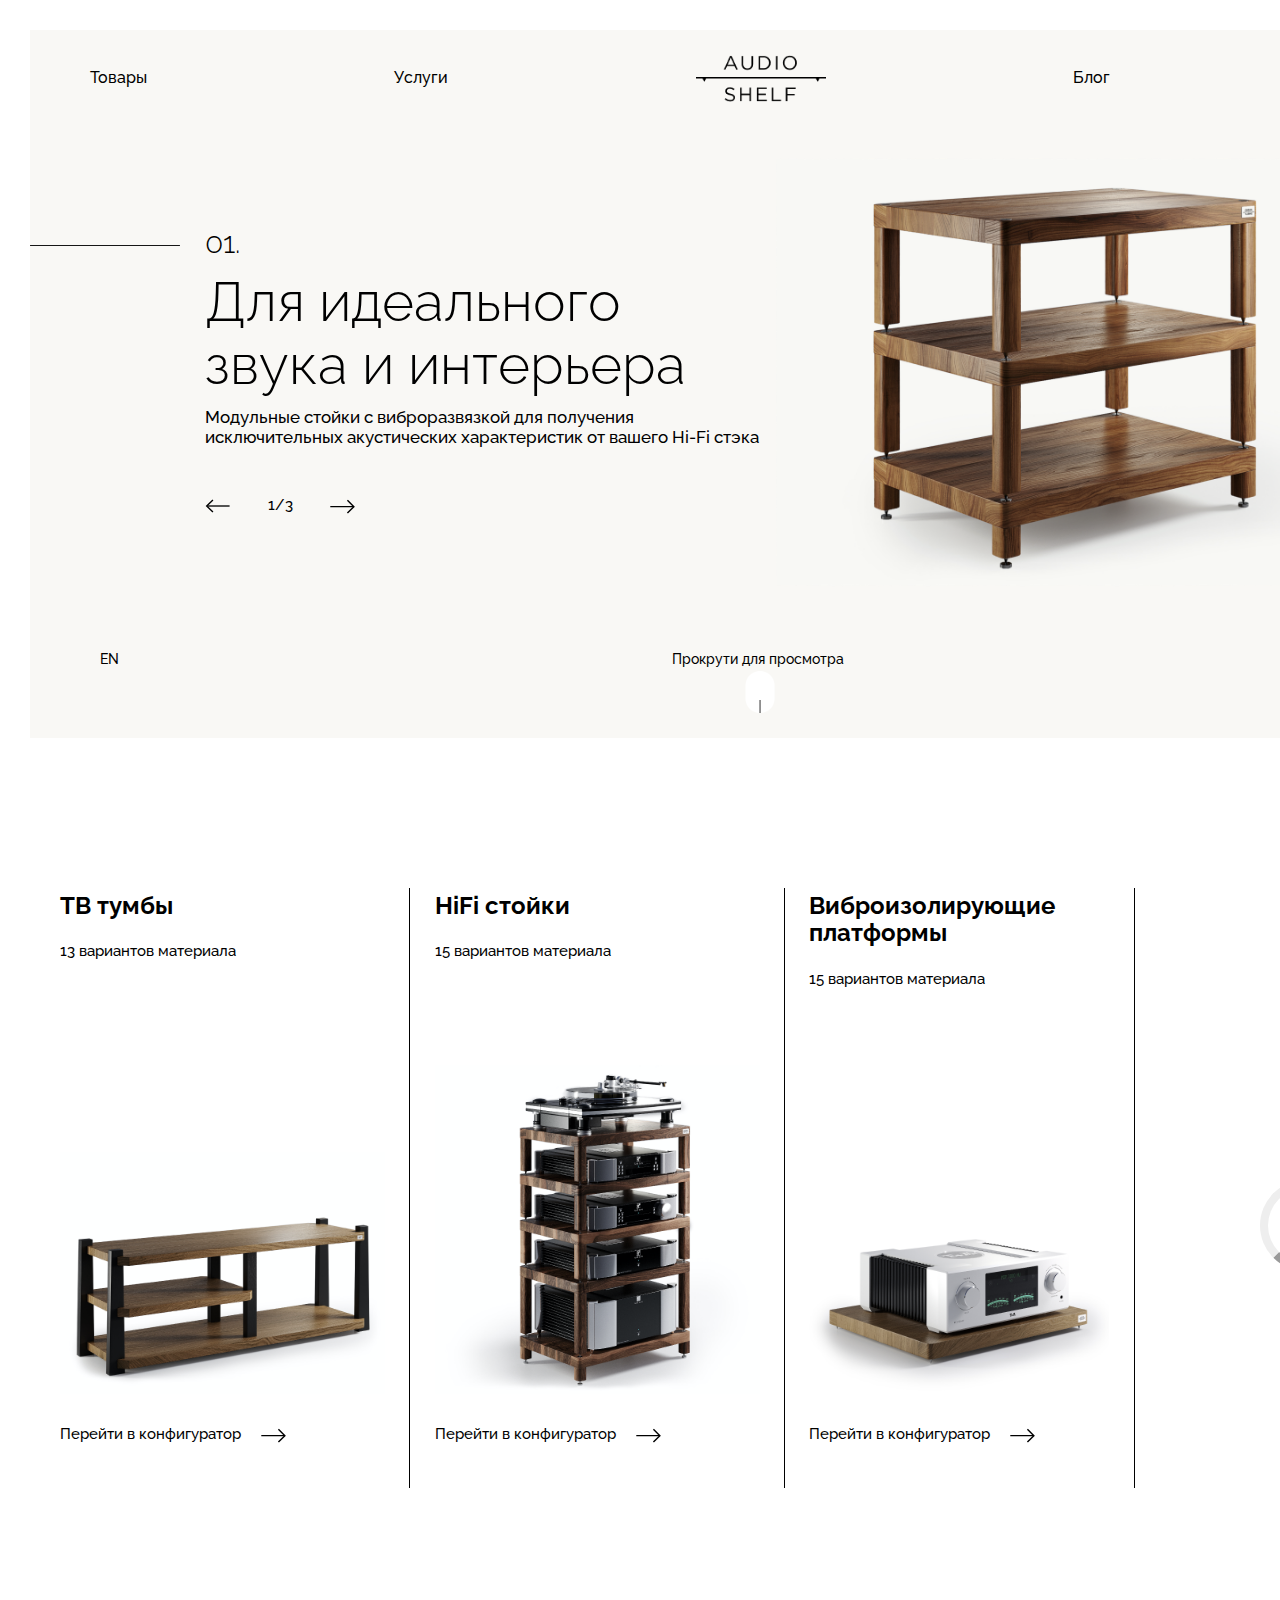
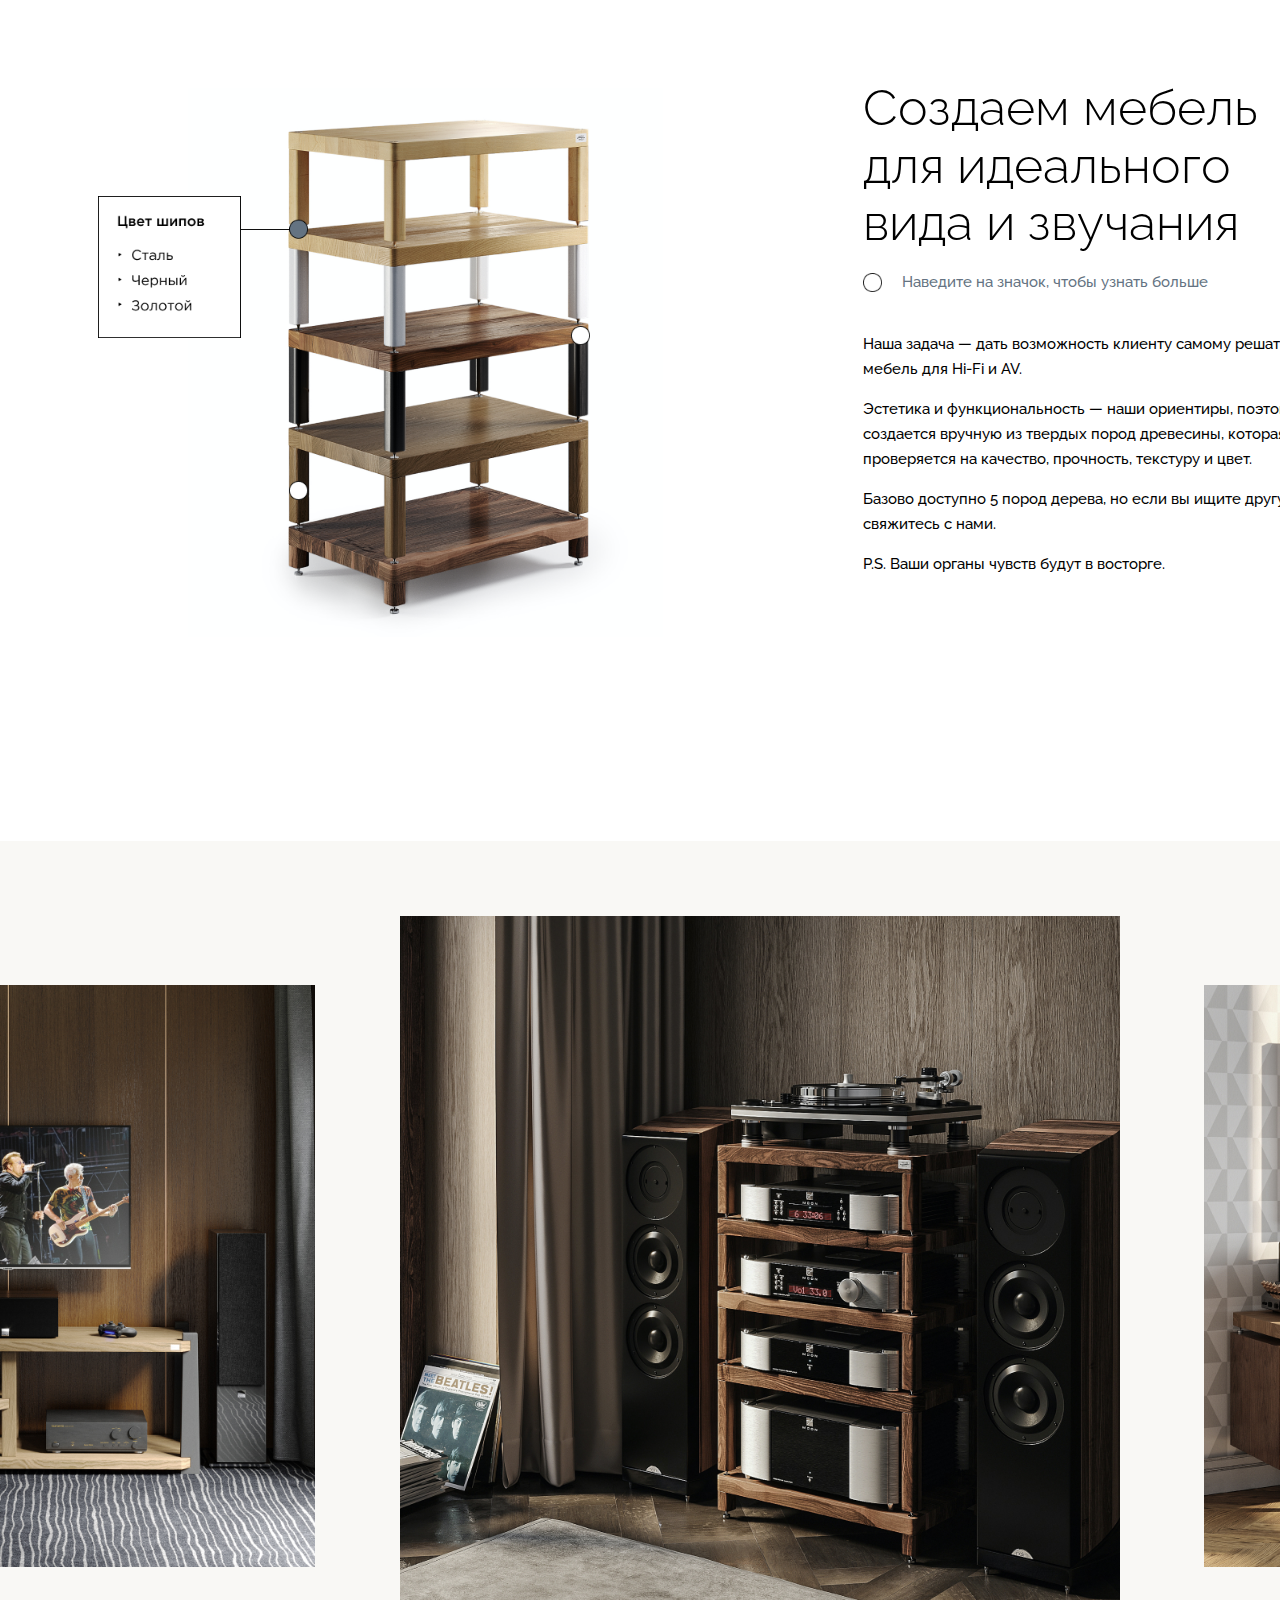
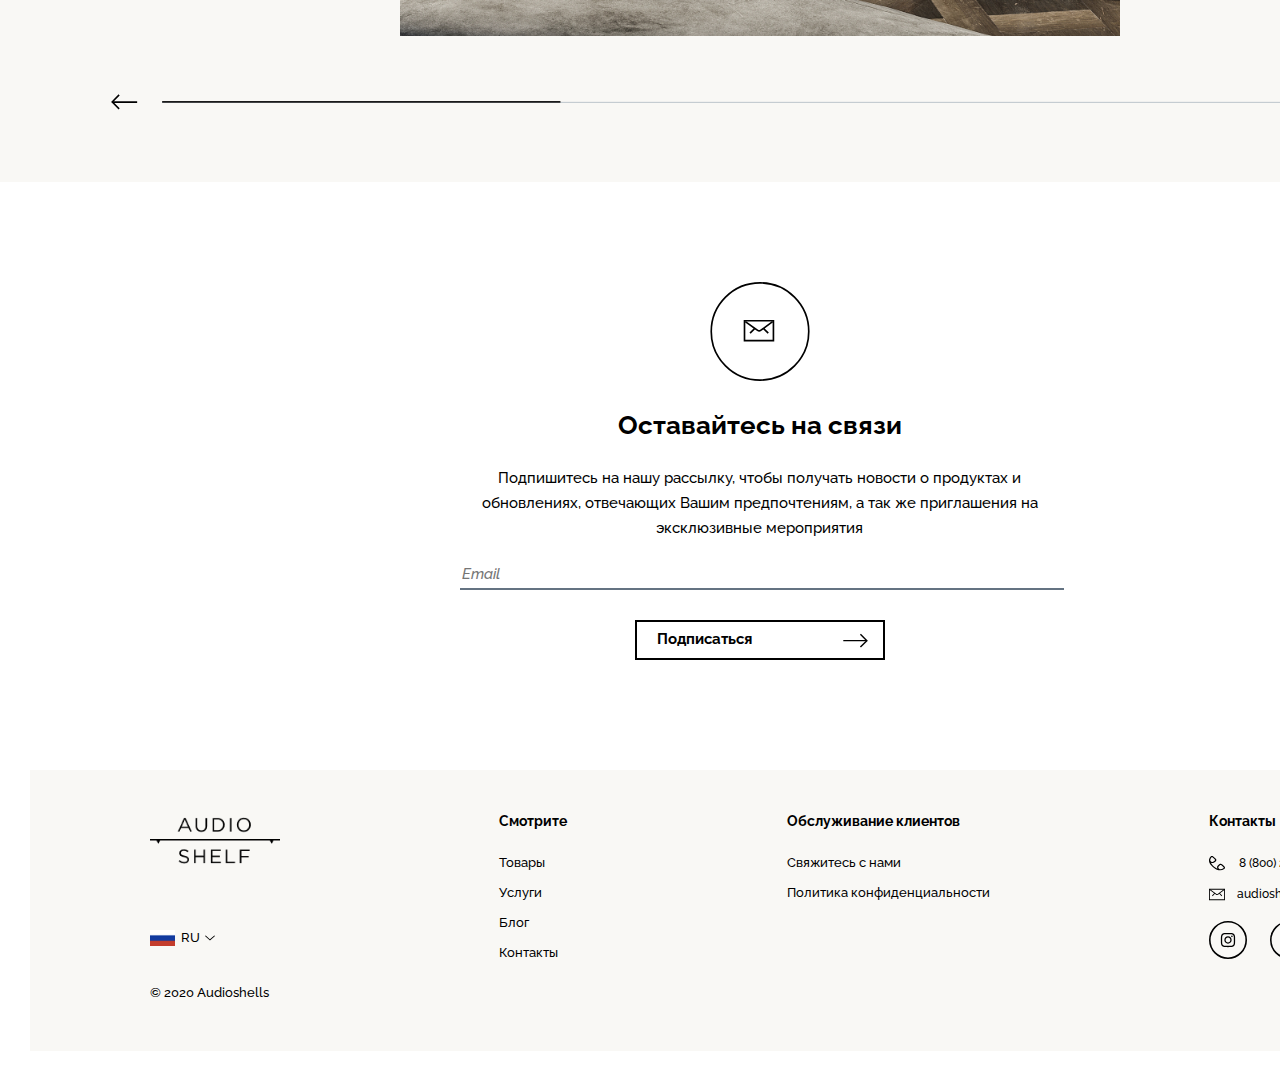
<file: index.html>
<!DOCTYPE html>
<html lang="ru">

<head>

    <meta charset="utf-8">
    <title>Audio Shelf</title>
    <link rel="stylesheet" type="text/css" href="CSS/normalize.css" />
    <link rel="stylesheet" type="text/css" href="CSS/style.css" />

</head>

<body>

    <header>
        <div class="headerC">

            <a href="demo.html">Товары</a>
            <a href="index.html">Услуги</a>
            <div class="logo"><img alt="Лого" src="images/Logo.png" width="130"></div>
            <a href="">Блог</a>
            <a href="form.html">Контакты</a>
        </div>
    </header>

    <main>
        <section>
            <div class="Main_Screen">

                <div class="Main_text_box">
                    <img alt="Линия" src="images/Line9.svg" width="150">
                    <div class="Main_text">
                        <div class="Page_number">01.</div>
                        <h1 class="Text1">Для идеального звука и интерьера</h1>
                        <div class="Text2">Модульные стойки с виброразвязкой для получения исключительных акустических
                            характеристик
                            от
                            вашего
                            Hi-Fi стэка</div>
                        <div class="Page_number1">
                            <img alt="Влево" src="images/Arrow_left.svg" width="25">
                            1/3
                            <img alt="Вправо" src="images/Arrow_right.svg" width="25">
                        </div>
                    </div>
                </div>

                <div class="Main_table">
                    <img alt="Стойка" src="images/TableMain.png" width="580">
                </div>
                <div class="Main_bottom">
                    <div>EN</div>
                    <div>Прокрути для просмотра</div>
                    <img alt="Звук" src="images/sound.svg" width="22">
                </div>
                <div class="Scroll">
                    <img alt="Прокрутка" src="images/Scroll.png" width="30">
                </div>

            </div>

        </section>

        <section>

            <div class="Columns">
                <div class="Column">
                    <div class="Column_text">
                        <h3 class="h3C">ТВ тумбы</h3>
                        <div class="textC">13 вариантов материала</div>
                    </div>
                    <div class="Column_bottom">
                        <img alt="Стойка1" src="images/Table1.png" width="325">
                        <div class="Column_bottom_text">
                            <a href="">
                                <div class="textC">Перейти в конфигуратор</div>
                            </a>
                            <div class="Column_bottom_arrow">
                                <img alt="Вправо" src="images/Arrow_right.svg" width="25">
                            </div>
                        </div>
                    </div>
                </div>

                <div class="Column">
                    <img alt="Линия" src="images/Line12.png" height="600">
                </div>
                <div class="Column">
                    <div class="Column_text">
                        <h3 class="h3C">HiFi стойки</h3>
                        <div class="textC">15 вариантов материала</div>
                    </div>
                    <div class="Column_bottom">
                        <img alt="Стойка2" src="images/Table2.png" width="325">
                        <div class="Column_bottom_text">
                            <a href="">
                                <div class="textC">Перейти в конфигуратор</div>
                            </a>
                            <div class="Column_bottom_arrow">
                                <img alt="Вправо" src="images/Arrow_right.svg" width="25">
                            </div>
                        </div>
                    </div>
                </div>
                <div class="Column">
                    <img alt="Линия" src="images/Line12.png" height="600">
                </div>

                <div class="Column">
                    <div class="Column_text">
                        <h3 class="h3C">Виброизолирующие платформы</h3>
                        <div class="textC">15 вариантов материала</div>
                    </div>
                    <div class="Column_bottom">
                        <img alt="Стойка3" src="images/Table3.png" width="300">
                        <div class="Column_bottom_text">
                            <a href="">
                                <div class="textC">Перейти в конфигуратор</div>
                            </a>
                            <div class="Column_bottom_arrow">
                                <img alt="Вправо" src="images/Arrow_right.svg" width="25">
                            </div>
                        </div>
                    </div>
                </div>



                <div class="Column">
                    <img alt="Линия" src="images/Line12.png" height="600">
                </div>
                <div class="loader"></div>
                <div class="fill">
                    <div class="Column">
                        <div class="Column_text">
                            <h3 class="h3C">Виброизолирующие платформы</h3>
                            <div class="textC">15 вариантов материала</div>
                        </div>
                        <div class="Column_bottom">
                            <img alt="Стойка3" src="images/Table3.png" width="300">
                            <div class="Column_bottom_text">
                                <a href="">
                                    <div class="textC">Перейти в конфигуратор</div>
                                </a>
                                <div class="Column_bottom_arrow">
                                    <img alt="Вправо" src="images/Arrow_right.svg" width="25">
                                </div>
                            </div>
                        </div>
                    </div>
                </div>
            </div>

        </section>

        <section>
            <div class="Description_section">
                <div class="Description_img">
                    <img alt="Стойка4" src="images/Table4.png" width="475">
                    <div class="Desc_img">
                        <img alt="Информация о стойке" src="images/info_panel.png" width="210">
                    </div>
                    <div class="Desc_circ1">
                        <img alt="Круг" src="images/Circle.png" width="19">
                    </div>
                    <div class="Desc_circ2">
                        <img alt="Круг" src="images/Circle.png" width="19">
                    </div>
                </div>

                <div class="Description_text">
                    <h2 class="h2D">Создаем мебель для идеального вида и звучания</h2>
                    <div class="Desc_line">
                        <img alt="Круг" src="images/Circle.png" width="19">

                        <div class="Desc_circ_text">Наведите на значок, чтобы узнать больше</div>
                    </div>
                    <div class="Desc_text">
                        <p>Наша задача — дать возможность клиенту самому решать какой будет его мебель для Hi-Fi и AV.
                        </p>
                        <p>Эстетика и функциональность — наши ориентиры, поэтому каждое изделие создается вручную из
                            твердых
                            пород
                            древесины, которая в свою очередь проверяется на качество, прочность, текстуру и цвет.</p>
                        <p>Базово доступно 5 пород дерева, но если вы ищите другую породу, просто свяжитесь с нами.
                        </p>
                        <p>P.S. Ваши органы чувств будут в восторге.</p>
                    </div>
                </div>
            </div>
        </section>


        <section>
            <div class="Gallery">
                <div class="Gallery_images">
                    <div class="Room">
                        <img alt="Комната1" src="images/Room1.jpg" width="315">
                    </div>
                    <div class="Room">
                        <img alt="Комната2" src="images/Room2.jpg" width="720">
                    </div>
                    <div class="Room">
                        <img alt="Комната3" src="images/Room3.jpg" width="315">
                    </div>
                </div>
                <div class="Gallery_bottom">
                    <img alt="Комната3" src="images/Slider.svg" width="1300">
                </div>
            </div>
        </section>

        <section>
            <div class="Subscription">
                <img alt="Иконка почты" src="images/Icon_mail.svg" width="100">
                <div class="h3S">
                    <h3>
                        Оставайтесь на связи
                    </h3>
                </div>
                <div class="Subs_text">
                    Подпишитесь на нашу рассылку, чтобы получать новости о продуктах и обновлениях, отвечающих Вашим
                    предпочтениям, а так же приглашения на эксклюзивные мероприятия
                </div>

                <form>
                    <input class="input_email" placeholder="Email">
                    <button class="Email_button">
                        Подписаться<img alt="Вправо" src="images/Arrow_right.svg" width="25">
                    </button>
                </form>
            </div>
        </section>
    </main>
    <footer>
        <div class="footerC">
            <div class="footer_column">
                <div class="footer_logo">
                    <img alt="Лого" src="images/Logo.png" width="130">
                </div>
                <div class="footer_column_line1">
                    <img alt="Флаг РФ" src="images/RU_Flag.png" width="25">
                    <div>RU</div>
                    <img alt="Вниз" src="images/Arrow_down.svg" width="10">
                </div>
                <div class="Copyright">© 2020 Audioshells </div>
            </div>
            <div class="footer_column">
                <div class="h4C">
                    <h4>Смотрите</h4>
                </div>
                <div class="footer_list">
                    <div><a href="">Товары</a></div>
                    <div><a href="">Услуги</a></div>
                    <div><a href="">Блог</a></div>
                    <div><a href="">Контакты</a></div>
                </div>
            </div>
            <div class="footer_column">
                <div class="h4C">
                    <h4>Обслуживание клиентов</h4>
                </div>
                <div class="footer_list">
                    <div><a href="">Свяжитесь с нами</a></div>
                    <div><a href="">Политика конфиденциальности</a></div>
                </div>
            </div>
            <div class="footer_column">
                <div class="h4C">
                    <h4>Контакты</h4>
                </div>
                <div class="footer_column_line2">
                    <img alt="Иконка телефона" src="images/Icon_phone.svg" width="16">
                    <a href="tel:88002004666">8 (800) 200-46-66</a>
                </div>
                <div class="footer_column_line3">
                    <img alt="Иконка почты маленькая" src="images/Icon_mail_small.svg" width="16">
                    <a href="mailto:audioshells@gmail.com">
                        audioshells@gmail.com
                    </a>
                </div>
                <div class="footer_column_line4">
                    <a href="https://instagram.com"><img alt="Иконка Инстаграм" src="images/Icon_inst.svg"
                            width="38"></a>
                    <a href="https://facebook.com"><img alt="Иконка Фейсбук" src="images/Icon_fb.svg" width="38"></a>
                    <a href="https://twitter.com"><img alt="Иконка Твиттер" src="images/Icon_tw.svg" width="38"></a>
                </div>
            </div>
        </div>
    </footer>
</body>

</html>
</file>
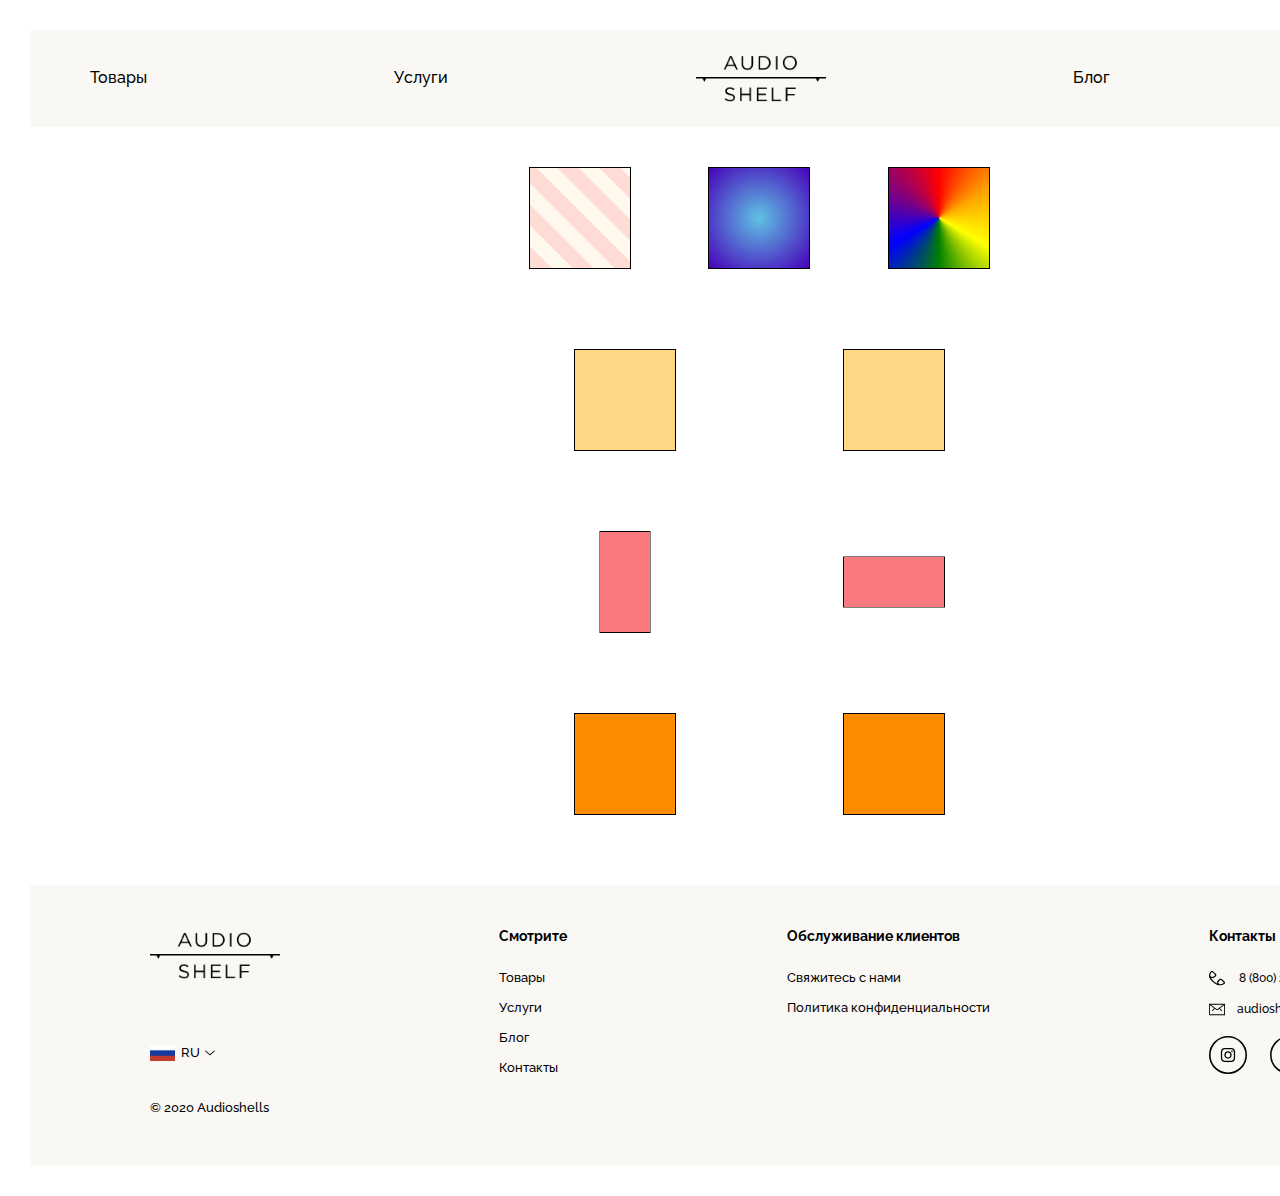
<file: demo.html>
<!DOCTYPE html>
<html lang="ru">

<head>

    <meta charset="utf-8">
    <title>Audio Shelf</title>
    <link rel="stylesheet" type="text/css" href="CSS/normalize.css" />
    <link rel="stylesheet" type="text/css" href="CSS/style.css" />

</head>

<body>
    <div class="bodyF">

        <header>
            <div class="headerF">

                <a href="demo.html">Товары</a>
                <a href="index.html">Услуги</a>
                <div class="logo"><img alt="Лого" src="images/Logo.png" width="130"></div>
                <a href="">Блог</a>
                <a href="form.html">Контакты</a>
            </div>
        </header>

        <main>
            <div class="mainF">
                <div class="demolines">
                    <div class="demoline">
                        <div class="sample linearD"></div>
                        <div class="sample radialD"></div>
                        <div class="sample conicD"></div>
                    </div>
                    <div class="demoline">
                        <div class="sample first2D"></div>
                        <div class="sample second2D"></div>
                    </div>
                    <div class="demoline">
                        <div class="sample first3D"></div>
                        <div class="sample second3D"></div>
                    </div>
                    <div class="demoline">
                        <div class="sample transition1"></div>
                        <div class="sample transition2"></div>
                    </div>
                </div>
            </div>
        </main>

        <footer>
            <div class="footerC">
                <div class="footer_column">
                    <div class="footer_logo">
                        <img alt="Лого" src="images/Logo.png" width="130">
                    </div>
                    <div class="footer_column_line1">
                        <img alt="Флаг РФ" src="images/RU_Flag.png" width="25">
                        <div>RU</div>
                        <img alt="Вниз" src="images/Arrow_down.svg" width="10">
                    </div>
                    <div class="Copyright">© 2020 Audioshells </div>
                </div>
                <div class="footer_column">
                    <div class="h4C">
                        <h4>Смотрите</h4>
                    </div>
                    <div class="footer_list">
                        <div><a href="">Товары</a></div>
                        <div><a href="">Услуги</a></div>
                        <div><a href="">Блог</a></div>
                        <div><a href="">Контакты</a></div>
                    </div>
                </div>
                <div class="footer_column">
                    <div class="h4C">
                        <h4>Обслуживание клиентов</h4>
                    </div>
                    <div class="footer_list">
                        <div><a href="">Свяжитесь с нами</a></div>
                        <div><a href="">Политика конфиденциальности</a></div>
                    </div>
                </div>
                <div class="footer_column">
                    <div class="h4C">
                        <h4>Контакты</h4>
                    </div>
                    <div class="footer_column_line2">
                        <img alt="Иконка телефона" src="images/Icon_phone.svg" width="16">
                        <a href="tel:88002004666">8 (800) 200-46-66</a>
                    </div>
                    <div class="footer_column_line3">
                        <img alt="Иконка почты маленькая" src="images/Icon_mail_small.svg" width="16">
                        <a href="mailto:audioshells@gmail.com">
                            audioshells@gmail.com
                        </a>
                    </div>
                    <div class="footer_column_line4">
                        <a href="https://instagram.com"><img alt="Иконка Инстаграм" src="images/Icon_inst.svg"
                                width="38"></a>
                        <a href="https://facebook.com"><img alt="Иконка Фейсбук" src="images/Icon_fb.svg"
                                width="38"></a>
                        <a href="https://twitter.com"><img alt="Иконка Твиттер" src="images/Icon_tw.svg" width="38"></a>
                    </div>
                </div>
            </div>
        </footer>
    </div>
</body>
</file>
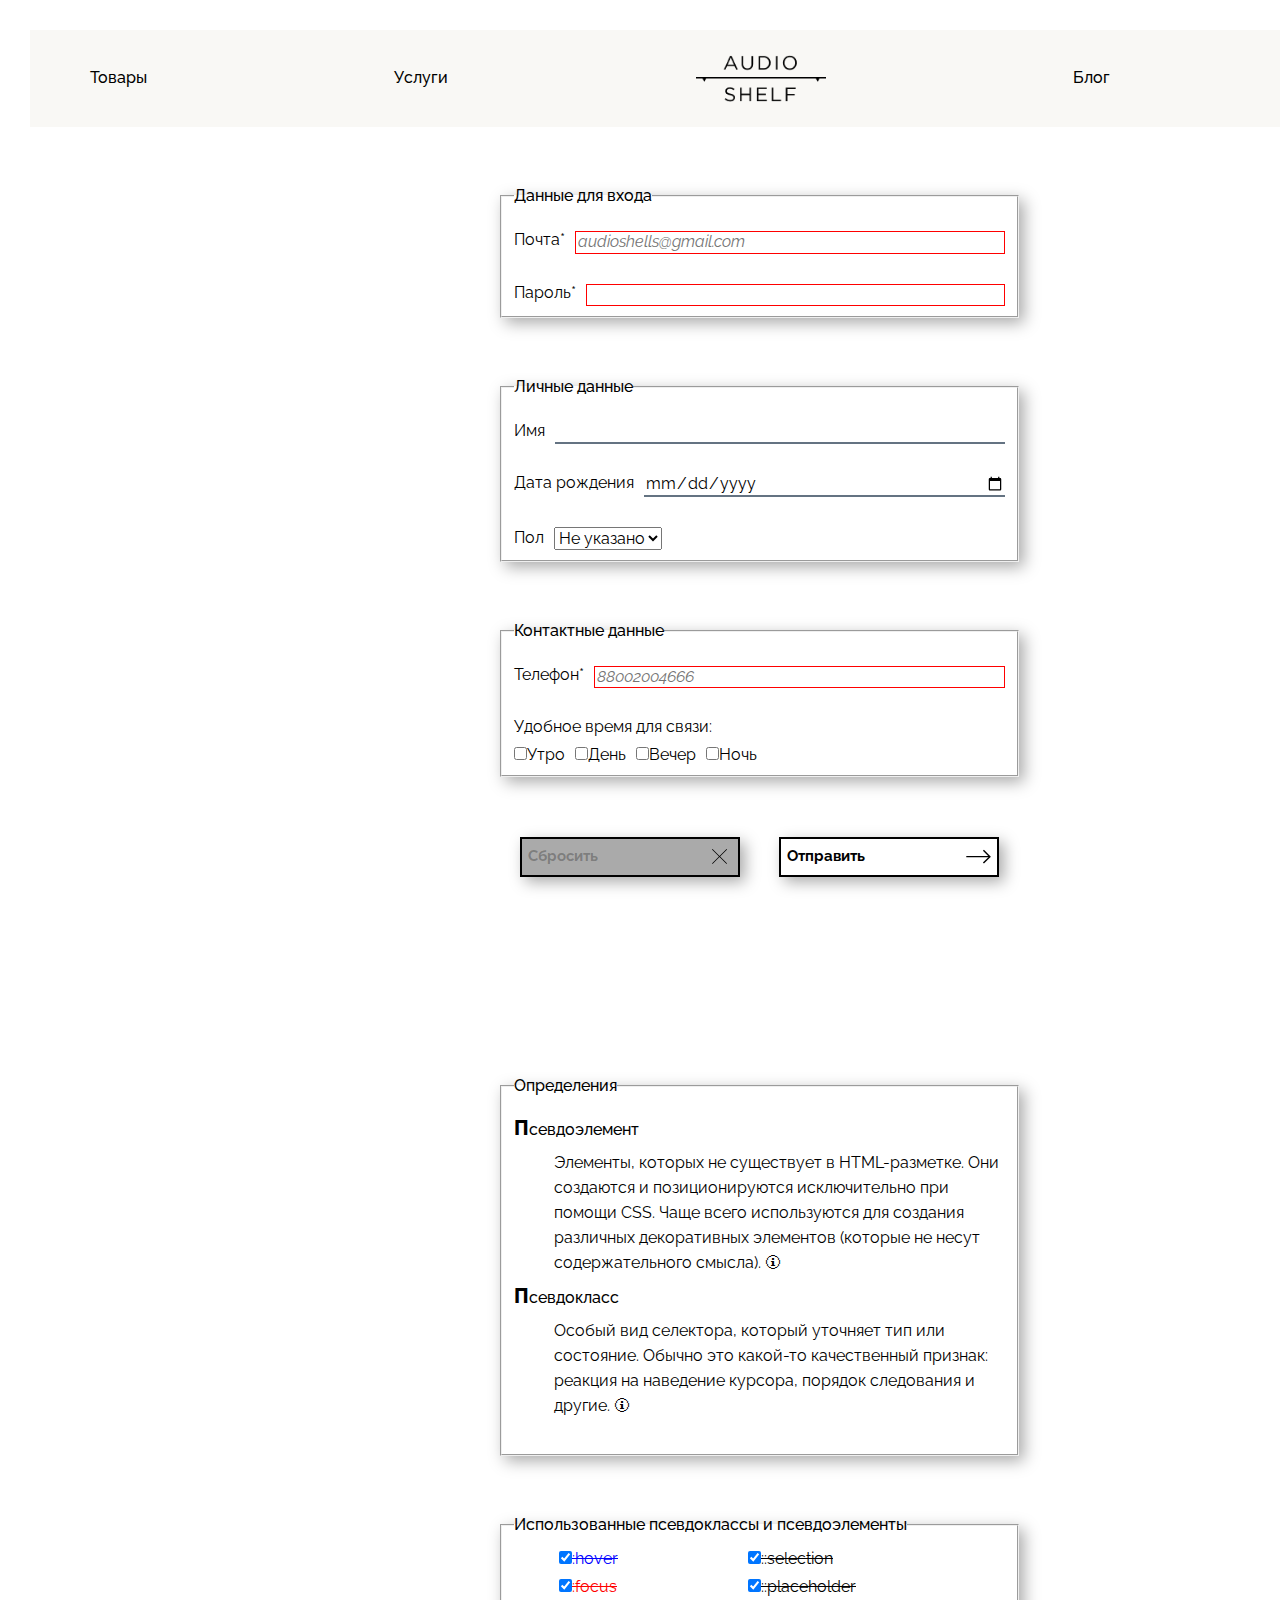
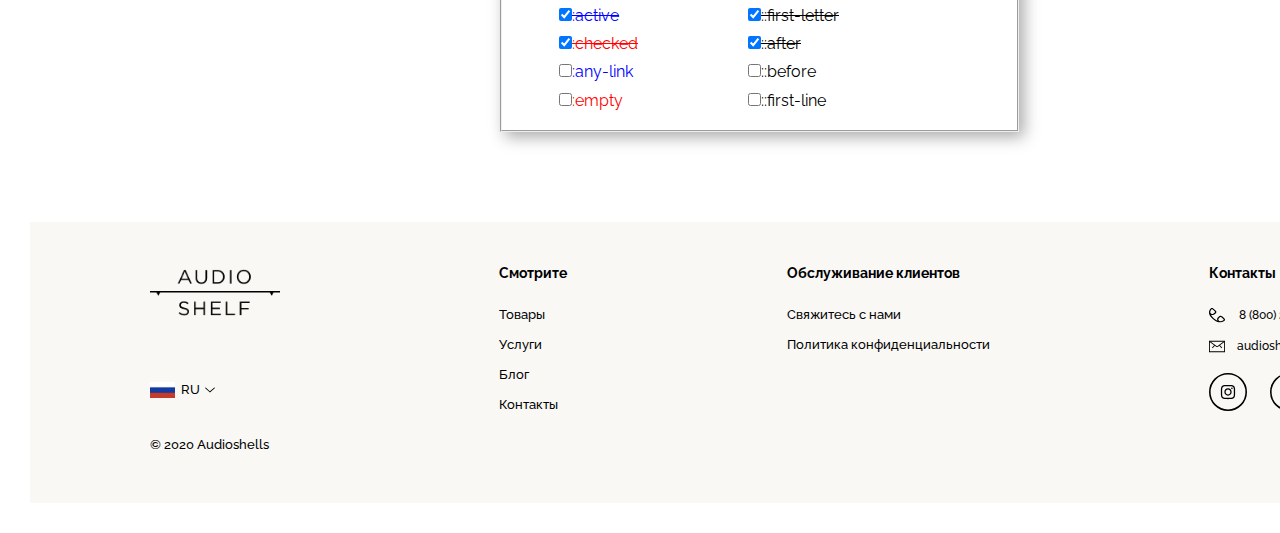
<file: form.html>
<!DOCTYPE html>
<html lang="ru">

<head>

    <meta charset="utf-8">
    <title>Audio Shelf</title>
    <link rel="stylesheet" type="text/css" href="CSS/normalize.css" />
    <link rel="stylesheet" type="text/css" href="CSS/style.css" />

</head>

<body>
    <div class="bodyF">

        <header>
            <div class="headerF">

                <a href="demo.html">Товары</a>
                <a href="index.html">Услуги</a>
                <div class="logo"><img alt="Лого" src="images/Logo.png" width="130"></div>
                <a href="">Блог</a>
                <a href="">Контакты</a>
            </div>
        </header>

        <main>
            <div class="mainF">
                <form name="Contact" method="post" data-netlify="true">
                    <fieldset class="fieldsetF">
                        <legend>Данные для входа</legend>

                        <label class="select_line3">Почта*<input type="email" name="Почта"
                                placeholder="audioshells@gmail.com" class="inputF" required></label>
                        <label for="password" class="select_line3">Пароль*<input type="password" name="Пароль"
                                id="password" class="inputF" required></label>
                    </fieldset>
                    <fieldset class="fieldsetF">
                        <legend>Личные данные</legend>
                        <label class="select_line3">Имя<input type="text" name="Имя" class="inputF"></label>
                        <label class="select_line3">Дата рождения <input type="date" name="Дата рождения"
                                class="inputF"></label>
                        <div class="select_line">Пол <select name="Пол">
                                <option value="Не указано" selected>Не указано</option>
                                <option value="Мужской">Мужской</option>
                                <option value="Женский">Женский</option>
                            </select>
                        </div>
                    </fieldset>
                    <fieldset class="fieldsetF">
                        <legend>Контактные данные</legend>
                        <label class="select_line3">Телефон*<input type="tel" name="Телефон" class="inputF"
                                placeholder="88002004666" required></label>
                        <div class="select_line1"> Удобное время для связи: </div>
                        <div class="select_line2">
                            <label><input type="checkbox" name="Время" value="Утро"><span
                                    class="timeF">Утро</span></label>
                            <label><input type="checkbox" name="Время" value="День"><span
                                    class="timeF">День</span></label>
                            <label><input type="checkbox" name="Время" value="Вечер"><span
                                    class="timeF">Вечер</span></label>
                            <label><input type="checkbox" name="Время" value="Ночь"><span
                                    class="timeF">Ночь</span></label>
                        </div>
                    </fieldset>

                    <div class="buttonsF">
                        <button type="reset" class="buttonF" disabled>Сбросить<img alt="Сбросить" src="images/Cross.svg"
                                width="25"></button>
                        <button type="submit" class="buttonF">Отправить<img alt="Вправо" src="images/Arrow_right.svg"
                                width="25"></button>
                    </div>
                </form>

                <form>
                    <fieldset class="fieldsetF1">
                        <legend>Определения</legend>
                        <dl>
                            <dt>Псевдоэлемент</dt>
                            <dd>
                                Элементы, которых не существует в HTML-разметке. Они создаются и
                                позиционируются исключительно при помощи CSS. Чаще всего используются для создания
                                различных декоративных элементов (которые не несут содержательного смысла).
                            </dd>
                            <dt>Псевдокласс</dt>
                            <dd>
                                Особый вид селектора, который уточняет тип или состояние. Обычно это какой-то
                                качественный признак: реакция на наведение курсора, порядок следования и другие.
                            </dd>
                        </dl>
                    </fieldset>
                    <fieldset class="fieldsetF2">
                        <legend>Использованные псевдоклассы и псевдоэлементы</legend>
                        <div class="checkelements">
                            <label><input type="checkbox" name="check" value=":hover" checked><span
                                    class="checkC1">:hover</span></label>
                            <label><input type="checkbox" name="check" value=":focus" checked><span
                                    class="checkC2">:focus</span></label>
                            <label><input type="checkbox" name="check" value=":active" checked><span
                                    class="checkC1">:active</span></label>
                            <label><input type="checkbox" name="check" value=":checked" checked><span
                                    class="checkC2">:checked</span></label>
                            <label><input type="checkbox" name="check" value=":any-link"><span
                                    class="checkC1">:any-link</span></label>
                            <label><input type="checkbox" name="check" value=":empty"><span
                                    class="checkC2">:empty</span></label>
                        </div>
                        <div class="checkclasses">
                            <label><input type="checkbox" name="check" value="::selection" checked><span
                                    class="checkC">::selection</span></label>
                            <label><input type="checkbox" name="check" value="::placeholder" checked><span
                                    class="checkC">::placeholder</span></label>
                            <label><input type="checkbox" name="check" value="::first-letter" checked><span
                                    class="checkC">::first-letter</span></label>
                            <label><input type="checkbox" name="check" value="::after" checked><span
                                    class="checkC">::after</span></label>
                            <label><input type="checkbox" name="check" value="::before"><span
                                    class="checkC">::before</span></label>
                            <label><input type="checkbox" name="check" value="::first-line"><span
                                    class="checkC">::first-line</span></label>
                        </div>

                    </fieldset>

                </form>
            </div>


        </main>

        <footer>
            <div class="footerC">
                <div class="footer_column">
                    <div class="footer_logo">
                        <img alt="Лого" src="images/Logo.png" width="130">
                    </div>
                    <div class="footer_column_line1">
                        <img alt="Флаг РФ" src="images/RU_Flag.png" width="25">
                        <div>RU</div>
                        <img alt="Вниз" src="images/Arrow_down.svg" width="10">
                    </div>
                    <div class="Copyright">© 2020 Audioshells </div>
                </div>
                <div class="footer_column">
                    <div class="h4C">
                        <h4>Смотрите</h4>
                    </div>
                    <div class="footer_list">
                        <div><a href="">Товары</a></div>
                        <div><a href="">Услуги</a></div>
                        <div><a href="">Блог</a></div>
                        <div><a href="">Контакты</a></div>
                    </div>
                </div>
                <div class="footer_column">
                    <div class="h4C">
                        <h4>Обслуживание клиентов</h4>
                    </div>
                    <div class="footer_list">
                        <div><a href="">Свяжитесь с нами</a></div>
                        <div><a href="">Политика конфиденциальности</a></div>
                    </div>
                </div>
                <div class="footer_column">
                    <div class="h4C">
                        <h4>Контакты</h4>
                    </div>
                    <div class="footer_column_line2">
                        <img alt="Иконка телефона" src="images/Icon_phone.svg" width="16">
                        <a href="tel:88002004666">8 (800) 200-46-66</a>
                    </div>
                    <div class="footer_column_line3">
                        <img alt="Иконка почты маленькая" src="images/Icon_mail_small.svg" width="16">
                        <a href="mailto:audioshells@gmail.com">
                            audioshells@gmail.com
                        </a>
                    </div>
                    <div class="footer_column_line4">
                        <a href="https://instagram.com"><img alt="Иконка Инстаграм" src="images/Icon_inst.svg"
                                width="38"></a>
                        <a href="https://facebook.com"><img alt="Иконка Фейсбук" src="images/Icon_fb.svg"
                                width="38"></a>
                        <a href="https://twitter.com"><img alt="Иконка Твиттер" src="images/Icon_tw.svg" width="38"></a>
                    </div>
                </div>
            </div>
        </footer>
    </div>
</body>
</file>
<file: CSS/style.css>
@import url('https://fonts.googleapis.com/css2?family=Raleway:wght@300;400;500;700&display=swap');
/* font-family: 'Raleway', sans-serif; */

:root
{ 
    --bg-color: #F9F8F5;
}

::selection
{
    background: #f0f331;
}

a:hover 
{
    border-color: black;
}

a{
    border-bottom: 1px solid transparent;
    transition: 1s;
}

button:hover
{
    border: 3px solid #000000;
    
}

::placeholder
{
    font-style: italic;
}

a:focus 
{
    background-color: #b5edfc;
}

a:active
{
    text-shadow: 0 0 1px black;
}

button:active
{
    text-shadow: 0 0 1px black;
}

input:required 
{
    border: 1px solid red;
}

button:disabled
{
    background-color: #AAAAAA;
}

button:hover:disabled
{
    border: 2px solid #000000;
}


body
{
    background-color: white;
    font-family: 'Raleway', sans-serif;
    width: 1519px;
}

a
{
    text-decoration: none;
    color: #000000;
}

button
{
    border: 2px solid #000000;
    background: transparent;
    transition: 600ms;
}


.Main_Screen
{


    margin-bottom: 30px;
    margin-left: 30px;
    margin-right: 30px;
    background-color: var(--bg-color);


}

.headerC
{
    margin-top: 30px;
    margin-left: 30px;
    margin-right: 30px;
    padding-left: 60px;
    padding-right: 60px;
    padding-top: 25px;
    display: flex;
    justify-content: space-between;
    align-items: center;
    font-weight: 500;
    font-size: 16px;
    background-color: #F9F8F5;

}

.logo   
{

    display: flex;
  
}

.Main_text_box
{

width: 500px;
height: 200px;
padding-top: 130px;

}

.Main_table
{



margin-left: 745px;
margin-top: -275px;

}

.Main_text
{

width: 560px;
height: 200px;
padding-left: 175px;
margin-top: -25px;

}

.Page_number
{
    font-weight: 300;
    font-size: 30px;
}

.Text1
{
    font-weight: 300;
    font-size: 55px;
    margin-top: 10px;
}

.Text2
{
    font-weight: 500;
    font-size: 17px;
    margin-top: -25px;
}

.Page_number1
{
    width: 150px;
    font-weight: 500;
    font-size: 0.938em;
    padding-top: 50px;
    display: flex;
    justify-content: space-between;
    align-items: center;
}

.Main_bottom
{
    margin-top: 55px;
    margin-left: 70px;
    margin-right: 70px;
    font-weight: 500;
    font-size: 14px;
    display: flex;
    justify-content: space-between;
    align-items: center;
}

.Scroll
{
    padding-left: 50%;
    margin-left: -0.938em;
    padding-bottom: 20px;
}

.Lines
{
    display: flex;
    justify-content: space-around;
}

.Columns
{
    margin-top: 150px;
    margin-left: 60px;
    margin-right: 60px;
    display: flex;
    justify-content: space-between;
    
}

.h3C
{
    font-size: 24px;
    width: 150px;
}

.textC
{
    font-weight: 500;
    font-size: 0.938em;
}

.Column
{
    height: 600px;
    display: flex;
  flex-direction: column;
}

.fill
{
    opacity: 0;
    animation: dissappear 1s 5s linear 1;
    animation-fill-mode:forwards;
    
}

.loader
{
    margin-top: 292px;
    margin-left: 1200px;
    width: 75px;
    height: 75px;
    border: 8px outset ;
    position: absolute;
    animation: rotation 5s ease-in-out infinite;
    border-radius: 50%;
}



@keyframes rotation {
    from {
    transform: rotate(0);
  }
  to {
    transform: rotate(4320deg);
  }
}



@keyframes dissappear
{
    to 
    {
      opacity: 1;
    }
}

.Column_text
{
    flex: 1;
    margin-top: -20px;
}

.Column_bottom_text
{
    display: flex;
    justify-content: left;
    align-items: center;
    padding-top: 25px;
    padding-bottom: 40px;
}

.Column_bottom_arrow
{
    margin-left: 20px;
    margin-top: 5px;
}

.Description_section
{
    margin-top: 200px;
    margin-left: 80px;
    margin-right: 80px;
    display: flex;
    justify-content: space-between;
}

.Description_img
{
    margin-left: 108px;
}

.Desc_img
{
   margin-top: -445px;
   margin-left: -90px;
   position: absolute;
}

.Desc_circ1
{
    margin-top: -315px;
    margin-left: 383px;
    position: absolute;
}

.Desc_circ2
{
    margin-top: -160px;
    margin-left: 101px;
    position: absolute;
}

.Description_text
{
    padding-left: 200px;
    
    margin-top: -50px;
}

.h2D
{
    width: 400px;
    font-weight: 300;
    font-size: 50px;
}

.Desc_line
{
    display: flex;
    justify-content: left;
    align-items: center;
    margin-top: -20px;
    margin-bottom: 40px;
    font-weight: 500;
    font-size: 0.938em;
    color: #647382;
}

.Desc_circ_text
{
    margin-left: 20px;
}

.Desc_text
{
    font-weight: 500;
    font-size: 0.938em;
    line-height: 25px;
    width: 600px;
    box-sizing: border-box;
}

.Gallery
{
    margin-top: 200px;
    background-color: #F9F8F5;
}

.Gallery_images
{
    padding-top: 75px;
    display: flex;
    justify-content: space-between;
    align-items: center;
}

.Room
{
    display: flex;
    background-color: white;
}

.Gallery_bottom
{
    margin-top: 50px;
    padding-left: 50%;
    margin-left: -650px;
    padding-bottom: 60px;
}

.Subscription
{
    padding-left: 50%;
    margin-left: -250px;
    width: 500px;
    margin-top: 100px;
    text-align: center;
    padding-bottom: 80px;
}

.h3S
{
    font-size: 22px;
}

.Subs_text
{
    font-weight: 500;
    font-size: 0.938em;
    line-height: 25px;
    width: 600px;
    margin-left: -50px;
    box-sizing: border-box;
}

input
{
    border-top: 0px;
    border-left: 0px;
    border-right: 0px;
    border-color: #647382;

}

.input_email
{
    margin-top: 20px;
    font-weight: 500;
    font-size: 0.938em;
    line-height: 25px;
    margin-left: -50px;
    width: 600px;  
}



.Email_button
{
    margin-top: 30px;
    border: 2px solid #000000;
    width: 250px;
    height: 40px;
    padding-left: 20px;
    padding-right: 0.938em;
    margin-left: 125px;
    display: flex;
    justify-content: space-between;
    align-items: center;
    font-size: 0.938em;
    font-weight: 700;
}


.footerC
{
    margin: 30px;
    padding-left: 120px;
    padding-right: 120px;
    padding-top: 25px;
    padding-bottom: 50px;
    background-color: #F9F8F5;
    display: flex;
    justify-content: space-between;
    font-weight: 500;
    font-size: 13px;
}

.footer_column
{
    display: flex;
    flex-direction: column;
}

.footer_logo
{
    padding-top: 22px;
}

.footer_column_line1
{
    width: 65px;
    padding-top: 22px;
    display: flex;
    justify-content: space-between;
    align-items: center;
    font-weight: 500;
    font-size: 13px;
    flex: 1;

}

.Copyright
{
    display: flex;
}

.h4C
{
    font-size: 1.063em;
}

.footer_column_line2
{
    width: 128px;
    display: flex;
    justify-content: space-between;
    align-items: center;
    font-weight: 500;
    font-size: 0.938em;
    line-height: 30px;

}

.footer_column_line3
{
    width: 160px;
    display: flex;
    justify-content: space-between;
    align-items: center;
    font-weight: 500;
    font-size: 0.938em;
    line-height: 30px;
}

.footer_column_line4
{
    width: 160px;
    display: flex;
    justify-content: space-between;
    align-items: center;
    line-height: 90px;

}

.footer_list
{
    line-height: 30px;
}

.bodyF
{
    display: flex;
    flex-direction: column;
}

.headerF
{
    margin-top: 30px;
    margin-left: 30px;
    margin-right: 30px;
    padding-left: 60px;
    padding-right: 60px;
    padding-top: 25px;
    padding-bottom: 25px;
    display: flex;
    justify-content: space-between;
    align-items: center;
    font-weight: 500;
    font-size: 16px;
    background-color: #F9F8F5;
}

.mainF
{
    flex: 1;
}

.fieldsetF
{
    margin-top: 60px;
    margin-bottom: 60px;
    margin-left: 500px;
    margin-right: 500px;
    display: flex;
    flex-direction: column;
    gap: 10px;
    box-shadow: 5px 5px 15px #AAAAAA;
}

.fieldsetF1
{
    margin-top: 200px;
    margin-bottom: 60px;
    margin-left: 500px;
    margin-right: 500px;
    display: flex;
    flex-direction: column;
    gap: 10px;
    box-shadow: 5px 5px 15px #AAAAAA;
}

.fieldsetF2
{
    margin-top: 60px;
    margin-bottom: 60px;
    margin-left: 500px;
    margin-right: 500px;
    display: flex;
    flex-direction: row;
    justify-content: left;
    gap: 10px;
    box-shadow: 5px 5px 15px #AAAAAA;
}

.inputF
{
    flex: 1;
    
}

.select_line
{
    margin-top: 20px;
    display: flex;
    justify-content: left;
    align-items: center;
    gap: 10px;
}


.select_line1
{
    margin-top: 20px;
}

.select_line2
{

    display: flex;
    justify-content: left;
    align-items: center;
    gap: 10px;
}

.select_line3
{
    margin-top: 20px;
    gap: 10px;
    display: flex;
    flex-direction: row;
    
}

.buttonsF
{
    display: flex;
    justify-content: space-around;
    align-items: center;
    margin-left: 500px;
    margin-right: 500px;
}

.buttonF
{
    width: 220px;
    height: 40px;
    display: flex;
    justify-content: space-between;
    align-items: center;
    font-size: 0.938em;
    font-weight: 700;
    box-shadow: 5px 5px 15px #AAAAAA;
}

input[type="checkbox"]:checked ~ .timeF
{
    text-shadow: 0 0 2px black;
}

legend
{
    font-weight: 500;
    font-size: 16px;
}

dt
{
    font-weight: 500;
    font-size: 16px;
}

dt::first-letter
{
    font-size: 20px;
    font-weight: 800;
}

dd
{
    margin-top: 10px;
    margin-bottom: 10px;
    line-height: 25px;
}

dd::after
{
   content: "\1F6C8";
}

.checkelements
{
    margin-top: 10px;
    margin-bottom: 10px;
    margin-left: 45px;
    display: flex;
    flex-direction: column;
    gap: 10px;
}

.checkclasses
{
    margin-top: 10px;
    margin-bottom: 10px;
    margin-left: 100px;
    display: flex;
    flex-direction: column;
    gap: 10px;
}

input[type="checkbox"]:checked ~ .checkC
{
    text-decoration: line-through;
}

input[type="checkbox"]:checked ~ .checkC1
{
    text-decoration: line-through;
}

input[type="checkbox"]:checked ~ .checkC2
{
    text-decoration: line-through;
}

.checkC1
{
    color: blue;
}

.checkC2
{
    color: red;
}

.demolines
{
    display: flex;
    flex-direction: column;
    margin-left: 450px;
    margin-right: 450px;
}

.demoline
{
    display: flex;
    flex-direction: row;
    justify-content: space-around;
    padding: 20px;
    margin: 20px;
}

.sample
{
    width: 100px;
    height: 100px;
    border: 1px solid black;
}

.linearD
{
    background-image: repeating-linear-gradient(
        45deg,
        #FFDDD6 0px 15px,
        #FFF9ED 15px 30px
    );
}

.radialD
{
    background-image: radial-gradient(
        #5fc3e4 ,
        #4700b9
    )
}

.conicD
{
    background-image: conic-gradient(
        red,
        orange,
        yellow,
        green,
        blue,
        purple,
        red
      );
}

.first2D
{
    background-color: #FBD786;
}

.first2D:hover
{
    transform: scaleY(-1);
    animation: scale 5s infinite;
}

@keyframes scale  
{
    50% 
    {
        transform: none;
    }
}

.second2D
{
    background-color: #FBD786;
}

.second2D:hover
{
    transform: rotate(720deg);
    animation: rotate 5s infinite;
}

@keyframes rotate  
{
    50% {
      transform: none;
      }
}

.first3D
{
    background-color: #f7797d;
    transform: rotateY(60deg);
    animation: rotate3D 5s infinite;
}

@keyframes rotate3D {
    50% {
      transform: none;
      }
}

.second3D
{
    background-color: #f7797d;
    transform: rotateX(60deg);
    animation: rotate3D 5s infinite;
}

.transition1
{
    background-color: #FF8C00;
}

.transition1:hover
{
    transform: scale(1.5);
    transition: 500ms linear;
}

.transition2
{
    background-color: #FF8C00;
}

.transition2:hover
{
    box-shadow: 0px 10px 30px #AAAAAA;
    transition: 500ms linear;
}
</file>
